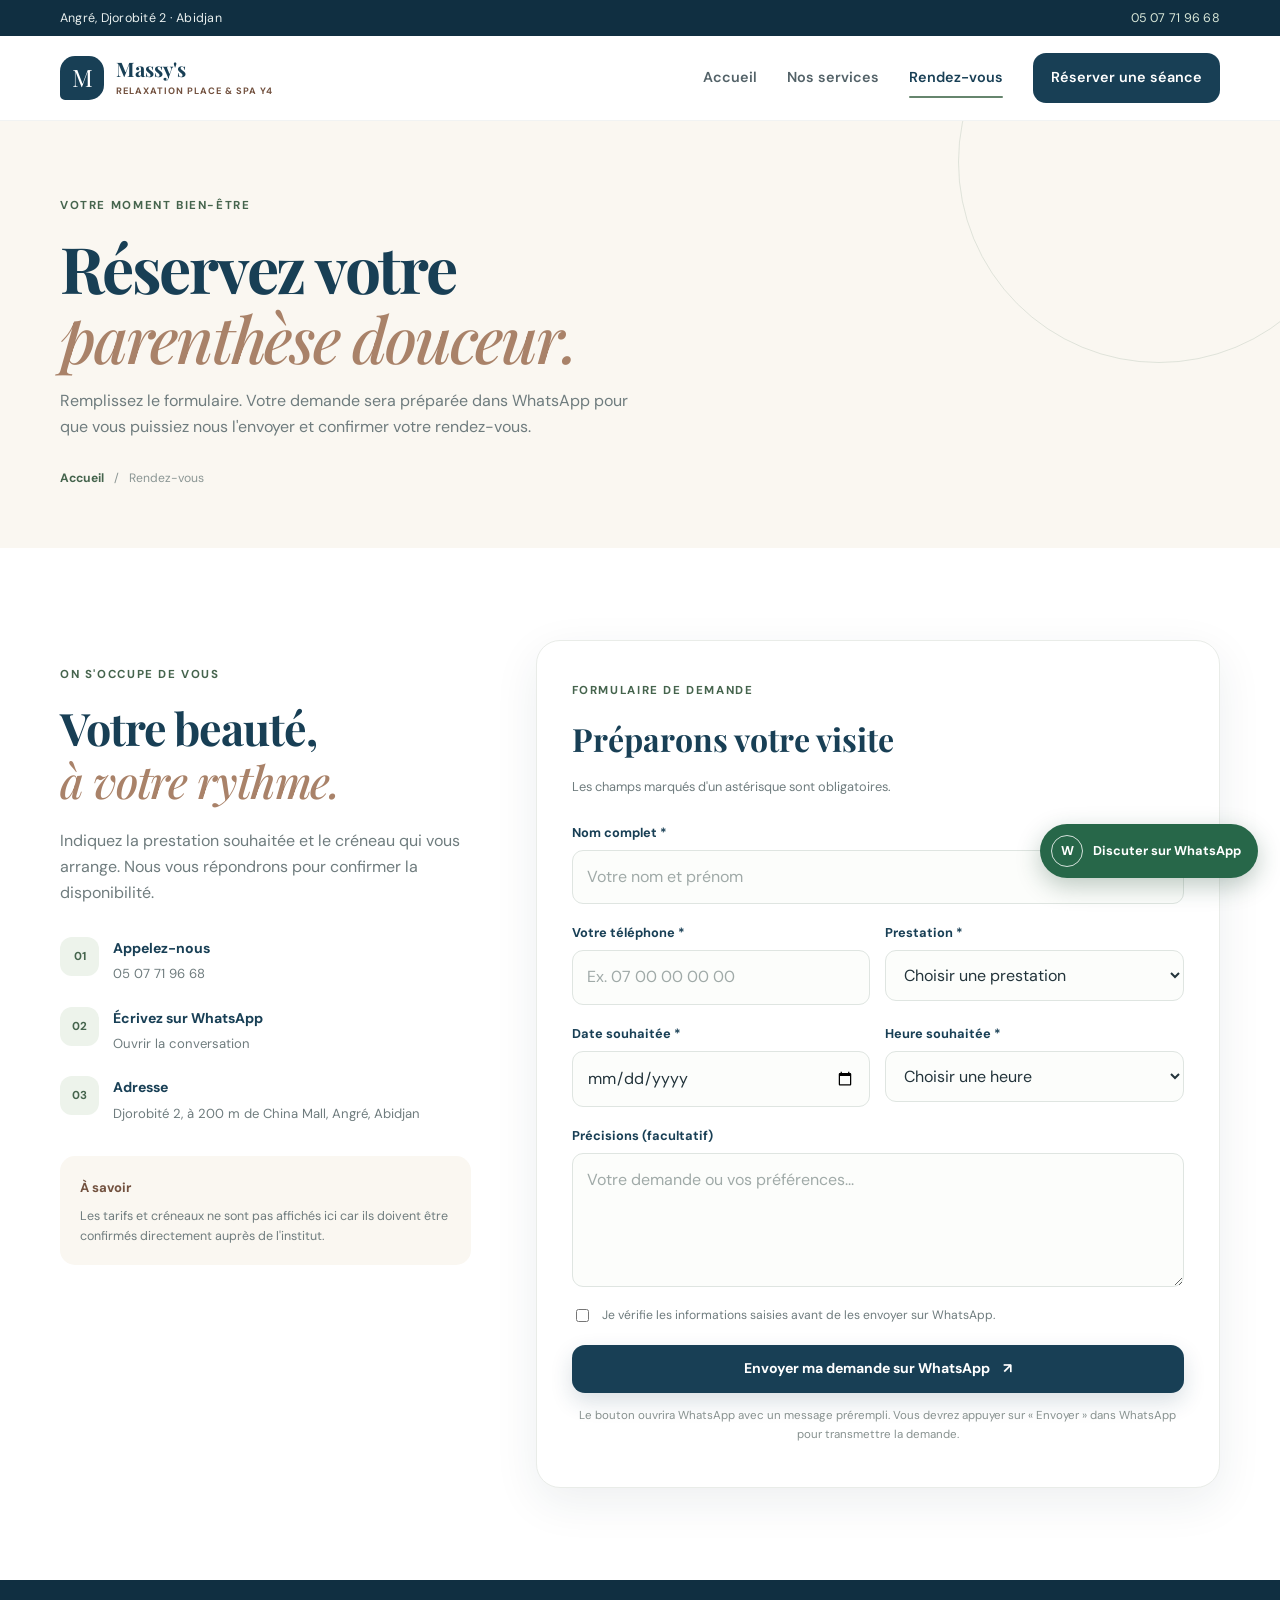
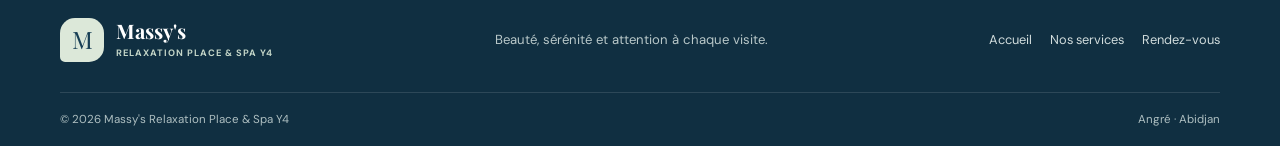
<file: rendez-vous.html>
<!DOCTYPE html>
<html lang="fr">
<head>
  <meta charset="UTF-8"><meta name="viewport" content="width=device-width, initial-scale=1.0">
  <meta name="description" content="Demandez votre rendez-vous chez Massy's Relaxation Place & Spa Y4 à Angré, Abidjan via WhatsApp.">
  <title>Rendez-vous | Massy's Relaxation Place & Spa Y4</title>
  <link rel="preconnect" href="https://fonts.googleapis.com"><link rel="preconnect" href="https://fonts.gstatic.com" crossorigin>
  <link href="https://fonts.googleapis.com/css2?family=DM+Sans:wght@400;500;600;700&family=Playfair+Display:wght@500;600;700&display=swap" rel="stylesheet">
  <link rel="stylesheet" href="style.css"><script src="script.js" defer></script>
</head>
<body>
  <div class="topbar"><div class="container topbar-inner"><span>Angré, Djorobité 2 · Abidjan</span><a href="tel:+2250507719668">05 07 71 96 68</a></div></div>
  <header class="site-header"><div class="container nav-wrap"><a class="brand" href="index.html" aria-label="Massy's Spa, accueil"><span class="brand-mark">M</span><span><strong>Massy's</strong><small>RELAXATION PLACE & SPA Y4</small></span></a><button class="menu-toggle" aria-label="Ouvrir le menu" aria-expanded="false" aria-controls="main-nav"><span></span><span></span><span></span></button><nav class="main-nav" id="main-nav"><a href="index.html">Accueil</a><a href="service.html">Nos services</a><a class="active" href="rendez-vous.html">Rendez-vous</a><a class="nav-cta" href="#booking-form">Réserver une séance</a></nav></div></header>
  <main>
    <section class="page-hero booking-hero"><div class="container page-hero-inner"><span class="eyebrow">VOTRE MOMENT BIEN-ÊTRE</span><h1>Réservez votre<br><em>parenthèse douceur.</em></h1><p>Remplissez le formulaire. Votre demande sera préparée dans WhatsApp pour que vous puissiez nous l'envoyer et confirmer votre rendez-vous.</p><div class="breadcrumb"><a href="index.html">Accueil</a><span>/</span><span>Rendez-vous</span></div></div></section>
    <section class="booking-section section-pad"><div class="container booking-grid">
      <div class="booking-aside"><span class="eyebrow">ON S'OCCUPE DE VOUS</span><h2>Votre beauté,<br><em>à votre rythme.</em></h2><p>Indiquez la prestation souhaitée et le créneau qui vous arrange. Nous vous répondrons pour confirmer la disponibilité.</p>
        <div class="contact-card"><div class="contact-icon">01</div><div><strong>Appelez-nous</strong><a href="tel:+2250507719668">05 07 71 96 68</a></div></div>
        <div class="contact-card"><div class="contact-icon">02</div><div><strong>Écrivez sur WhatsApp</strong><a href="https://wa.me/2250507719668" target="_blank" rel="noopener">Ouvrir la conversation</a></div></div>
        <div class="contact-card"><div class="contact-icon">03</div><div><strong>Adresse</strong><span>Djorobité 2, à 200 m de China Mall, Angré, Abidjan</span></div></div>
        <div class="note-box"><strong>À savoir</strong><p>Les tarifs et créneaux ne sont pas affichés ici car ils doivent être confirmés directement auprès de l'institut.</p></div>
      </div>
      <div class="booking-form-card" id="booking-form"><div class="form-heading"><span class="eyebrow">FORMULAIRE DE DEMANDE</span><h2>Préparons votre visite</h2><p>Les champs marqués d'un astérisque sont obligatoires.</p></div>
        <form id="appointment-form">
          <div class="form-row"><label for="client-name">Nom complet *</label><input id="client-name" name="name" type="text" placeholder="Votre nom et prénom" required autocomplete="name"></div>
          <div class="form-row two-cols"><div><label for="client-phone">Votre téléphone *</label><input id="client-phone" name="phone" type="tel" placeholder="Ex. 07 00 00 00 00" required autocomplete="tel"></div><div><label for="client-service">Prestation *</label><select id="client-service" name="service" required><option value="">Choisir une prestation</option><option>Coiffure femme</option><option>Coiffure homme</option><option>Coiffure enfant</option><option>Soin du visage</option><option>Massage bien-être</option><option>Relaxation et spa</option><option>Autre demande</option></select></div></div>
          <div class="form-row two-cols"><div><label for="appointment-date">Date souhaitée *</label><input id="appointment-date" name="date" type="date" required></div><div><label for="appointment-time">Heure souhaitée *</label><select id="appointment-time" name="time" required><option value="">Choisir une heure</option><option>09:00</option><option>10:00</option><option>11:00</option><option>12:00</option><option>13:00</option><option>14:00</option><option>15:00</option><option>16:00</option><option>17:00</option><option>18:00</option><option>19:00</option><option>20:00</option></select></div></div>
          <div class="form-row"><label for="client-message">Précisions (facultatif)</label><textarea id="client-message" name="message" rows="4" placeholder="Votre demande ou vos préférences..."></textarea></div>
          <label class="consent-row"><input type="checkbox" id="confirm-info" required><span>Je vérifie les informations saisies avant de les envoyer sur WhatsApp.</span></label>
          <button class="btn btn-primary form-submit" type="submit">Envoyer ma demande sur WhatsApp <span>↗</span></button>
          <p class="form-privacy">Le bouton ouvrira WhatsApp avec un message prérempli. Vous devrez appuyer sur « Envoyer » dans WhatsApp pour transmettre la demande.</p>
          <p class="form-error" id="form-error" role="alert" aria-live="polite"></p>
        </form>
      </div>
    </div></section>
  </main>
  <footer class="site-footer"><div class="container footer-main"><a class="brand brand-footer" href="index.html"><span class="brand-mark">M</span><span><strong>Massy's</strong><small>RELAXATION PLACE & SPA Y4</small></span></a><p>Beauté, sérénité et attention à chaque visite.</p><div class="footer-links"><a href="index.html">Accueil</a><a href="service.html">Nos services</a><a href="rendez-vous.html">Rendez-vous</a></div></div><div class="container footer-bottom"><span>© <span data-year></span> Massy's Relaxation Place & Spa Y4</span><span>Angré · Abidjan</span></div></footer>
  <a class="whatsapp-float" href="https://wa.me/2250507719668?text=Bonjour%20Massy%27s%2C%20je%20souhaite%20avoir%20des%20informations." target="_blank" rel="noopener" aria-label="Contacter Massy's sur WhatsApp"><span class="wa-symbol">W</span><span>Discuter sur WhatsApp</span></a>
</body>
</html>
</file>
<file: style.css>
/* Massy's Relaxation Place & Spa Y4 — styles responsive */
:root{--blue:#183f55;--blue-deep:#102f41;--blue-soft:#eaf1f2;--brown:#72513f;--brown-light:#a98269;--green:#66856d;--green-dark:#45644d;--cream:#faf7f1;--white:#fff;--ink:#23343b;--muted:#6f7c7e;--line:#e5e7e3;--shadow:0 18px 50px rgba(20,49,58,.12);--radius:24px}
*{box-sizing:border-box}html{scroll-behavior:smooth;scroll-padding-top:90px}body{margin:0;background:#fff;color:var(--ink);font-family:"DM Sans",sans-serif;line-height:1.65}img{display:block;max-width:100%;width:100%;object-fit:cover}a{color:inherit;text-decoration:none}button,input,select,textarea{font:inherit}.container{width:min(1160px,calc(100% - 48px));margin-inline:auto}.topbar{background:var(--blue-deep);color:#e9f0ef;font-size:.78rem;letter-spacing:.02em}.topbar-inner{display:flex;justify-content:space-between;align-items:center;min-height:36px}.topbar a{color:#d9e8d9}.site-header{position:sticky;top:0;z-index:20;background:rgba(255,255,255,.96);backdrop-filter:blur(14px);border-bottom:1px solid rgba(20,49,58,.06)}.nav-wrap{display:flex;align-items:center;justify-content:space-between;min-height:84px;gap:24px}.brand{display:flex;align-items:center;gap:12px;flex-shrink:0}.brand-mark{display:grid;place-items:center;width:44px;height:44px;background:var(--blue);color:#fff;border-radius:15px 15px 15px 5px;font-family:"Playfair Display",serif;font-size:1.5rem}.brand strong{display:block;font-family:"Playfair Display",serif;font-size:1.25rem;line-height:1.15;color:var(--blue)}.brand small{display:block;font-size:.58rem;letter-spacing:.11em;color:var(--brown);font-weight:700;margin-top:4px}.main-nav{display:flex;align-items:center;gap:30px;font-size:.9rem;font-weight:600}.main-nav>a:not(.nav-cta){padding:8px 0;color:#536268;position:relative}.main-nav>a.active:not(.nav-cta),.main-nav>a:not(.nav-cta):hover{color:var(--blue)}.main-nav>a.active:not(.nav-cta):after{content:"";position:absolute;left:0;right:0;bottom:0;height:2px;background:var(--green);border-radius:3px}.nav-cta{background:var(--blue);color:white;padding:13px 18px;border-radius:13px;transition:.2s}.nav-cta:hover,.btn-primary:hover{background:var(--blue-deep);transform:translateY(-2px)}.menu-toggle{display:none;border:0;background:var(--cream);border-radius:12px;width:46px;height:44px;padding:12px;cursor:pointer}.menu-toggle span{display:block;height:2px;background:var(--blue);margin:5px 0;border-radius:4px;transition:.2s}
.hero{position:relative;overflow:hidden;background:var(--cream);padding:68px 0 78px}.hero:before{content:"";position:absolute;right:-160px;top:-230px;width:600px;height:600px;border:1px solid rgba(102,133,109,.17);border-radius:50%}.hero:after{content:"";position:absolute;right:-90px;top:-160px;width:460px;height:460px;border:1px solid rgba(102,133,109,.13);border-radius:50%}.hero-grid{display:grid;grid-template-columns:1fr .92fr;gap:60px;align-items:center;position:relative;z-index:1}.eyebrow{display:inline-flex;align-items:center;gap:10px;color:var(--green-dark);font-size:.72rem;font-weight:700;letter-spacing:.14em}.eyebrow-line{width:28px;height:1px;background:var(--green)}h1,h2,h3,p{margin-top:0}.hero h1,.page-hero h1{font-family:"Playfair Display",serif;color:var(--blue);font-size:clamp(2.9rem,5.2vw,4.6rem);line-height:1.08;letter-spacing:-.035em;margin:22px 0}.hero h1 em,.page-hero h1 em,h2 em{font-weight:500;color:var(--brown-light)}.hero-copy>p{max-width:500px;color:#667478;font-size:1.04rem;margin-bottom:28px}.hero-actions{display:flex;gap:12px;flex-wrap:wrap}.btn{display:inline-flex;align-items:center;justify-content:center;gap:13px;border:0;border-radius:13px;padding:14px 20px;font-size:.88rem;font-weight:700;cursor:pointer;transition:transform .2s,background .2s;line-height:1.4}.btn-primary{background:var(--blue);color:white;box-shadow:0 9px 22px rgba(24,63,85,.16)}.btn-light{background:#fff;color:var(--blue);border:1px solid #e6e7e1}.btn-outline{border:1px solid var(--blue);color:var(--blue);background:transparent}.btn-white{background:#fff;color:var(--blue)}.hero-rating{display:flex;align-items:center;gap:9px;font-size:.78rem;color:var(--muted);margin-top:30px}.rating-stars{color:#b78a47;letter-spacing:2px}.hero-rating strong{color:var(--blue)}.hero-visual{position:relative;min-width:0;padding:0 18px 25px 0}.hero-photo{height:510px;border-radius:180px 180px 28px 28px;overflow:hidden;box-shadow:var(--shadow);position:relative}.hero-photo:after{content:"";position:absolute;inset:0;background:linear-gradient(180deg,transparent 55%,rgba(16,47,65,.18))}.hero-photo img{height:100%;object-position:center}.floating-note{position:absolute;left:-30px;bottom:63px;display:flex;align-items:center;gap:12px;padding:17px 20px;background:#fff;border-radius:17px;box-shadow:var(--shadow);max-width:285px}.note-icon{display:grid;place-items:center;background:#edf3eb;color:var(--green-dark);width:39px;height:39px;border-radius:13px;font-size:1.2rem}.floating-note strong,.floating-note small{display:block}.floating-note strong{font-size:.82rem;color:var(--blue)}.floating-note small{font-size:.7rem;color:var(--muted);margin-top:3px}.round-stamp{position:absolute;right:-5px;top:30px;display:flex;flex-direction:column;align-items:center;justify-content:center;gap:2px;width:100px;height:100px;border-radius:50%;background:var(--green);color:white;font-size:.56rem;letter-spacing:.12em;transform:rotate(10deg);border:5px solid rgba(255,255,255,.65)}.round-stamp b{font-size:.5rem}
.section-pad{padding:92px 0}.intro-grid{display:grid;grid-template-columns:1fr 1fr;gap:70px;align-items:center}.intro h2,.section-heading h2,.location-grid h2,.booking-aside h2{font-family:"Playfair Display",serif;font-size:clamp(2.1rem,3.5vw,3.1rem);line-height:1.18;color:var(--blue);margin:15px 0 0;letter-spacing:-.025em}.intro-text p{color:var(--muted);margin-bottom:20px}.text-link{font-size:.88rem;font-weight:700;color:var(--green-dark);display:inline-flex;gap:12px;align-items:center}.text-link span{font-size:1.25rem;transition:transform .2s}.text-link:hover span{transform:translateX(4px)}.services-preview{background:#f8f8f4}.section-heading{display:flex;justify-content:space-between;align-items:end;gap:25px;margin-bottom:34px}.section-heading h2{margin-top:12px}.service-cards{display:grid;grid-template-columns:repeat(3,1fr);gap:23px}.service-card{overflow:hidden;border-radius:22px;background:#fff;box-shadow:0 9px 32px rgba(20,49,58,.06);transition:transform .25s,box-shadow .25s}.service-card:hover{transform:translateY(-5px);box-shadow:var(--shadow)}.service-card>img{height:235px}.card-body{padding:23px 24px 25px;position:relative}.card-number{display:inline-grid;place-items:center;width:36px;height:36px;border-radius:12px;background:#eef3ed;color:var(--green-dark);font-size:.75rem;font-weight:700;margin-bottom:13px}.card-body h3{font-family:"Playfair Display",serif;color:var(--blue);font-size:1.4rem;margin-bottom:8px}.card-body p{font-size:.88rem;color:var(--muted);min-height:48px;margin-bottom:17px}.card-body>a{font-size:.8rem;font-weight:700;color:var(--green-dark);display:flex;justify-content:space-between}.quote-band{background:var(--blue);color:#fff;padding:60px 0;text-align:center;position:relative;overflow:hidden}.quote-band:before,.quote-band:after{content:"";position:absolute;border:1px solid rgba(255,255,255,.1);border-radius:50%;width:280px;height:280px;top:-110px}.quote-band:before{left:-100px}.quote-band:after{right:-100px}.quote-content{position:relative;z-index:1}.quote-mark{font-family:"Playfair Display",serif;color:#a8c1a9;font-size:4rem;line-height:.8}.quote-content p{font-family:"Playfair Display",serif;font-size:clamp(1.6rem,3vw,2.35rem);line-height:1.35;margin:10px 0 25px}.location-grid{display:grid;grid-template-columns:1fr .85fr;gap:75px;align-items:center}.location-grid>div:first-child>p{color:var(--muted);max-width:420px;margin:20px 0}.location-card{background:var(--cream);padding:36px;border-radius:24px;border:1px solid #eee8df}.location-icon{display:grid;place-items:center;background:var(--blue);color:#fff;width:52px;height:52px;border-radius:17px;font-family:"Playfair Display",serif;font-size:1.7rem;margin-bottom:18px}.location-card h3{font-family:"Playfair Display",serif;color:var(--blue);font-size:1.35rem;margin-bottom:8px}.location-card p{color:var(--muted);font-size:.9rem;margin-bottom:12px}.location-card .location-phone{font-weight:700;color:var(--blue)}.open-pill{display:inline-flex;align-items:center;gap:8px;background:#e8f0e5;color:var(--green-dark);padding:7px 11px;border-radius:30px;font-size:.72rem;font-weight:700}.open-pill span{width:7px;height:7px;border-radius:50%;background:var(--green)}.location-card>small{display:block;margin-top:12px;color:var(--muted);font-size:.72rem}.location-actions{display:flex;align-items:center;gap:22px;flex-wrap:wrap}
.site-footer{background:#102f41;color:#e5eeec;padding:38px 0 0}.footer-main{display:flex;align-items:center;justify-content:space-between;gap:25px;padding-bottom:30px}.brand-footer .brand-mark{background:#dce8d9;color:var(--blue)}.brand-footer strong{color:#fff}.brand-footer small{color:#c4d6c8}.footer-main>p{font-size:.82rem;color:#b9c8c9;margin:0}.footer-links{display:flex;gap:18px;font-size:.8rem;color:#d2dddd}.footer-links a:hover{color:white}.footer-bottom{border-top:1px solid rgba(255,255,255,.12);padding:17px 0;display:flex;justify-content:space-between;color:#aebfc1;font-size:.72rem}.whatsapp-float{position:fixed;z-index:30;right:22px;bottom:22px;display:flex;align-items:center;gap:10px;background:#276749;color:#fff;padding:11px 17px 11px 11px;border-radius:50px;box-shadow:0 8px 25px rgba(24,69,48,.28);font-size:.8rem;font-weight:700;transition:transform .2s}.whatsapp-float:hover{transform:translateY(-3px)}.wa-symbol{display:grid;place-items:center;width:32px;height:32px;border:1.5px solid rgba(255,255,255,.8);border-radius:50%;font-size:.8rem;font-weight:700}
.page-hero{background:var(--cream);padding:70px 0 55px;position:relative;overflow:hidden}.page-hero:after{content:"";position:absolute;right:-80px;top:-160px;width:400px;height:400px;border:1px solid rgba(102,133,109,.18);border-radius:50%}.page-hero-inner{position:relative;z-index:1}.page-hero h1{font-size:clamp(2.7rem,5vw,4.2rem);margin:16px 0}.page-hero p{color:var(--muted);max-width:570px}.breadcrumb{display:flex;gap:10px;align-items:center;font-size:.76rem;color:#8b9694;margin-top:28px}.breadcrumb a{color:var(--green-dark);font-weight:700}.service-detail-section{padding:82px 0}.detail-grid{display:grid;grid-template-columns:.92fr 1fr;gap:75px;align-items:center}.detail-grid.reverse .detail-image{order:2}.detail-image{position:relative;min-height:470px;border-radius:24px;overflow:hidden}.detail-image img{height:470px;position:absolute;inset:0}.image-label{position:absolute;left:20px;bottom:20px;padding:10px 14px;background:rgba(255,255,255,.94);border-radius:10px;color:var(--blue);font-size:.7rem;letter-spacing:.1em;font-weight:700}.detail-copy h2{font-family:"Playfair Display",serif;font-size:clamp(2rem,3.4vw,2.8rem);line-height:1.2;color:var(--blue);margin:14px 0}.detail-copy>p{color:var(--muted);margin-bottom:24px}.service-list{margin:24px 0 28px}.service-list>div{display:flex;gap:16px;padding:15px 0;border-bottom:1px solid var(--line)}.service-list>div>span{display:grid;place-items:center;flex-shrink:0;width:34px;height:34px;border-radius:11px;background:#edf3eb;color:var(--green-dark);font-size:.72rem;font-weight:700}.service-list h3{font-size:.94rem;color:var(--blue);margin:0 0 3px}.service-list p{font-size:.82rem;color:var(--muted);margin:0}.section-tint{background:#f8f8f4}.booking-banner{background:var(--green-dark);color:white;padding:50px 0}.booking-banner-inner{display:flex;align-items:center;justify-content:space-between;gap:35px}.booking-banner .eyebrow{color:#d5e3d3}.booking-banner h2{font-family:"Playfair Display",serif;font-size:2rem;margin:10px 0}.booking-banner p{color:#d5e2d7;margin:0}.booking-hero{padding-bottom:60px}.booking-section{background:#fff}.booking-grid{display:grid;grid-template-columns:.75fr 1.25fr;gap:65px;align-items:start}.booking-aside{padding-top:20px}.booking-aside>p{color:var(--muted);margin:20px 0 30px}.contact-card{display:flex;align-items:flex-start;gap:14px;margin:22px 0}.contact-icon{display:grid;place-items:center;width:39px;height:39px;flex-shrink:0;background:#edf3eb;color:var(--green-dark);border-radius:12px;font-size:.72rem;font-weight:700}.contact-card strong,.contact-card a,.contact-card span{display:block}.contact-card strong{font-size:.88rem;color:var(--blue);margin:0 0 3px}.contact-card a,.contact-card span{font-size:.82rem;color:var(--muted)}.contact-card a:hover{color:var(--green-dark)}.note-box{background:var(--cream);padding:18px 20px;border-radius:15px;margin-top:32px}.note-box strong{font-size:.82rem;color:var(--brown)}.note-box p{font-size:.78rem;color:var(--muted);margin:5px 0 0}.booking-form-card{padding:35px;background:#fff;border:1px solid #e9ece8;border-radius:24px;box-shadow:0 14px 45px rgba(20,49,58,.08)}.form-heading{margin-bottom:25px}.form-heading h2{font-family:"Playfair Display",serif;font-size:2rem;color:var(--blue);margin:10px 0}.form-heading p{color:var(--muted);font-size:.8rem;margin:0}.form-row{margin-bottom:18px}.form-row label{display:block;font-size:.8rem;font-weight:700;color:var(--blue);margin-bottom:7px}.form-row input,.form-row select,.form-row textarea{display:block;width:100%;border:1px solid #dfe5e1;background:#fcfdfb;border-radius:11px;padding:13px 14px;color:var(--ink);outline:none;transition:border .2s,box-shadow .2s}.form-row input:focus,.form-row select:focus,.form-row textarea:focus{border-color:var(--green);box-shadow:0 0 0 3px rgba(102,133,109,.12)}.form-row input::placeholder,.form-row textarea::placeholder{color:#a0aaa8}.form-row textarea{resize:vertical;min-height:105px}.two-cols{display:grid;grid-template-columns:1fr 1fr;gap:15px}.consent-row{display:flex;align-items:flex-start;gap:10px;color:var(--muted);font-size:.76rem;margin:5px 0 20px}.consent-row input{accent-color:var(--green-dark);margin-top:4px;flex-shrink:0}.form-submit{width:100%}.form-privacy{font-size:.72rem;color:#87918f;text-align:center;margin:13px 0 0}.form-error{font-size:.8rem;color:#9c3838;margin:8px 0 0}
.mobile-center{display:none}
@media(max-width:900px){.container{width:min(100% - 36px,720px)}.nav-wrap{min-height:76px}.menu-toggle{display:block}.main-nav{display:none;position:absolute;top:calc(100% - 1px);left:0;right:0;background:white;padding:18px 24px 24px;box-shadow:0 20px 25px rgba(20,49,58,.1);border-top:1px solid var(--line);flex-direction:column;align-items:stretch;gap:7px}.main-nav.is-open{display:flex}.main-nav>a:not(.nav-cta){padding:12px 10px}.main-nav>a.active:not(.nav-cta):after{display:none}.nav-cta{text-align:center;margin-top:5px}.menu-toggle[aria-expanded="true"] span:first-child{transform:translateY(7px) rotate(45deg)}.menu-toggle[aria-expanded="true"] span:nth-child(2){opacity:0}.menu-toggle[aria-expanded="true"] span:last-child{transform:translateY(-7px) rotate(-45deg)}.hero{padding:54px 0 65px}.hero-grid{grid-template-columns:1fr  .8fr;gap:28px}.hero h1{font-size:clamp(2.5rem,5vw,3.5rem)}.hero-photo{height:420px}.floating-note{left:-18px;bottom:50px;padding:13px}.round-stamp{width:82px;height:82px;right:-8px}.section-pad{padding:70px 0}.intro-grid{gap:35px}.service-card>img{height:190px}.card-body{padding:20px}.card-body p{min-height:70px}.location-grid{gap:35px}.detail-grid{gap:40px}.detail-image,.detail-image img{min-height:400px;height:400px}.booking-grid{gap:32px}.booking-form-card{padding:27px}.footer-main{flex-wrap:wrap}.footer-main>p{order:3;width:100%}}
@media(max-width:620px){.container{width:calc(100% - 34px)}.topbar{font-size:.68rem}.topbar-inner{min-height:33px}.brand-mark{width:40px;height:40px}.brand strong{font-size:1.15rem}.brand small{font-size:.52rem}.hero{padding:44px 0 50px}.hero-grid{grid-template-columns:1fr;gap:38px}.hero h1{font-size:clamp(2.7rem,12vw,3.55rem);margin:17px 0}.hero-copy>p{font-size:.95rem}.hero-actions{display:grid;grid-template-columns:1fr;gap:10px}.hero-actions .btn{width:100%}.hero-rating{flex-wrap:wrap;font-size:.72rem;margin-top:22px}.hero-visual{width:88%;margin:0 auto;padding:0 8px 20px 0}.hero-photo{height:390px;border-radius:150px 150px 23px 23px}.floating-note{left:-24px;bottom:40px;max-width:245px}.floating-note strong{font-size:.75rem}.floating-note small{font-size:.65rem}.round-stamp{right:-14px;top:20px}.section-pad{padding:58px 0}.intro-grid,.location-grid{grid-template-columns:1fr;gap:23px}.intro h2,.section-heading h2,.location-grid h2,.booking-aside h2{font-size:2.35rem}.section-heading{align-items:flex-start;margin-bottom:25px}.desktop-link{display:none}.service-cards{grid-template-columns:1fr;gap:18px}.service-card{display:grid;grid-template-columns:39% 1fr;align-items:stretch}.service-card>img{height:100%;min-height:235px}.card-body{padding:18px 15px}.card-number{width:30px;height:30px;margin-bottom:8px}.card-body h3{font-size:1.2rem}.card-body p{font-size:.8rem;min-height:0;margin-bottom:13px}.card-body>a{font-size:.74rem}.mobile-center{display:block;text-align:center;margin-top:25px}.quote-band{padding:45px 0}.quote-content p{font-size:1.65rem}.quote-content .btn{max-width:100%;font-size:.8rem}.location-card{padding:27px}.footer-main{align-items:flex-start;flex-direction:column;gap:18px}.footer-main>p{order:0}.footer-links{flex-wrap:wrap}.footer-bottom{gap:8px;flex-direction:column}.whatsapp-float{right:13px;bottom:13px;padding:8px 13px 8px 8px;font-size:.72rem}.wa-symbol{width:29px;height:29px}.page-hero{padding:48px 0 35px}.page-hero h1{font-size:clamp(2.65rem,11vw,3.5rem)}.page-hero p{font-size:.9rem}.service-detail-section{padding:52px 0}.detail-grid{grid-template-columns:1fr;gap:27px}.detail-grid.reverse .detail-image{order:0}.detail-image,.detail-image img{min-height:320px;height:320px}.detail-copy h2{font-size:2.2rem}.detail-copy>p{font-size:.9rem}.booking-banner-inner{align-items:flex-start;flex-direction:column}.booking-banner h2{font-size:1.8rem}.booking-grid{grid-template-columns:1fr;gap:35px}.booking-aside{padding-top:0}.booking-form-card{padding:23px 18px;border-radius:19px}.form-heading h2{font-size:1.75rem}.two-cols{grid-template-columns:1fr;gap:0}.form-row input,.form-row select,.form-row textarea{font-size:16px}.form-submit{font-size:.82rem;padding:14px 10px}.contact-card{margin:17px 0}}
@media(prefers-reduced-motion:reduce){html{scroll-behavior:auto}*,*:before,*:after{transition:none!important}}
</file>
